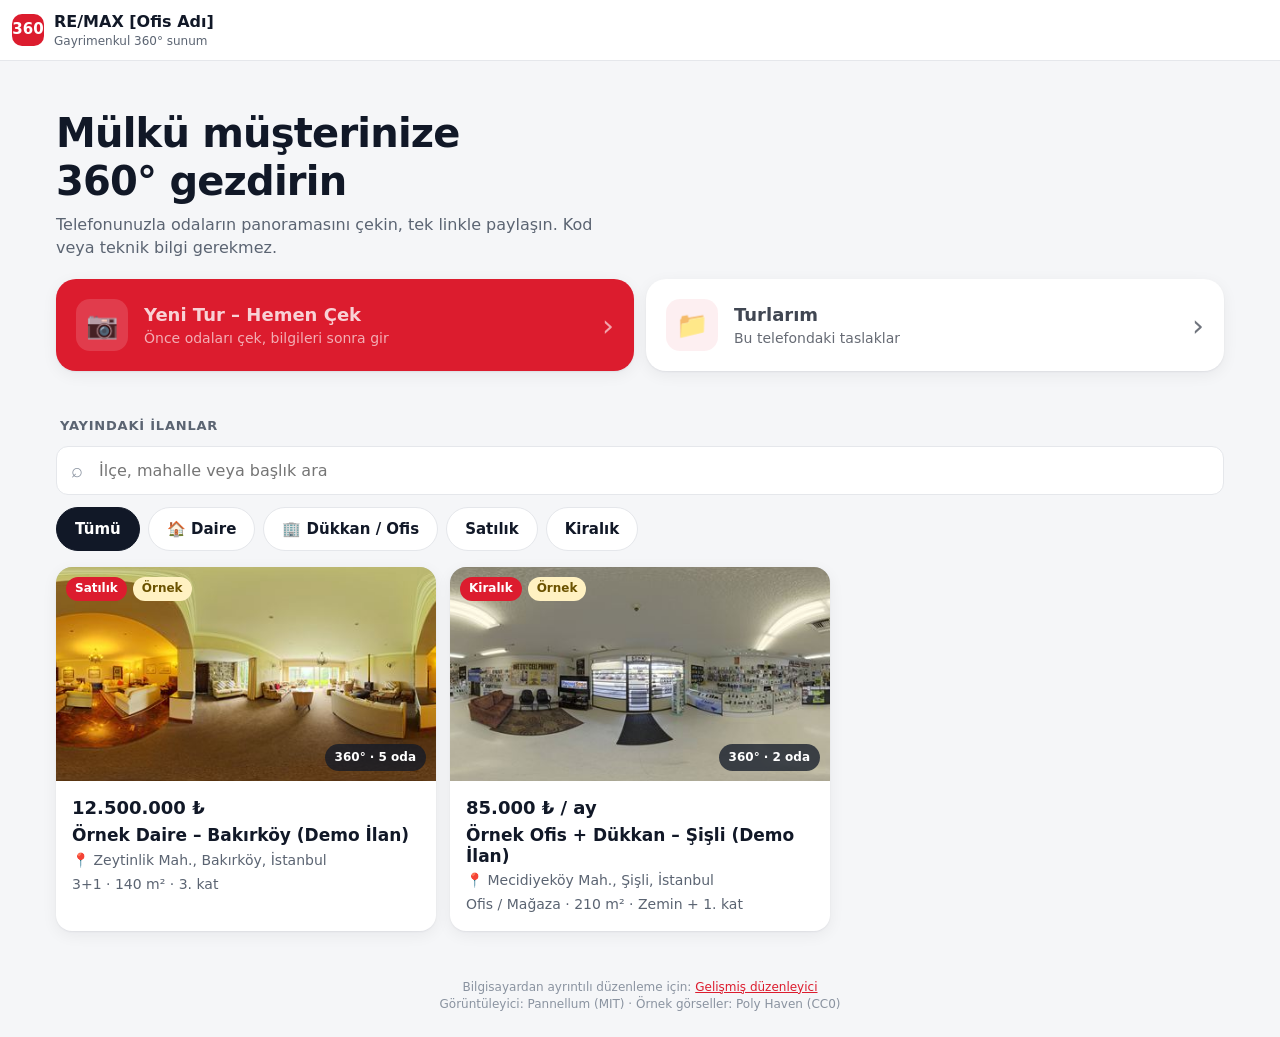
<file: index.html>
<!doctype html>
<html lang="tr">
<head>
<meta charset="utf-8">
<meta name="viewport" content="width=device-width,initial-scale=1,viewport-fit=cover">
<meta name="theme-color" content="#ffffff">
<title>360° Sanal Tur</title>
<meta name="description" content="Daire ve ticari gayrimenkulleri 360° sanal tur ile gezin">
<link rel="stylesheet" href="css/style.css">
<link rel="manifest" href="manifest.webmanifest">
<link rel="apple-touch-icon" href="img/ikon-180.png">
<meta name="apple-mobile-web-app-capable" content="yes">
<meta name="mobile-web-app-capable" content="yes">
<meta name="apple-mobile-web-app-title" content="Sanal Tur">
</head>
<body>
<header class="ustbar">
  <a class="logo" href="index.html"><span class="isaret">360</span><span><span id="ofisAdi">Sanal Tur</span><small>Gayrimenkul 360° sunum</small></span></a>
</header>

<section class="kahraman">
  <h2>Mülkü müşterinize<br>360° gezdirin</h2>
  <p>Telefonunuzla odaların panoramasını çekin, tek linkle paylaşın. Kod veya teknik bilgi gerekmez.</p>
  <div class="buyuk-secim">
    <a class="ana" href="cek.html#yeni" id="btnYeniTur"><span class="e">📷</span><span><b>Yeni Tur – Hemen Çek</b><span>Önce odaları çek, bilgileri sonra gir</span></span></a>
    <a href="cek.html" id="btnTurlarim"><span class="e">📁</span><span><b>Turlarım</b><span id="taslakSayi">Bu telefondaki taslaklar</span></span></a>
  </div>
</section>

<main class="sayfa genis" style="padding-bottom:24px">
  <div class="bolum-baslik">Yayındaki ilanlar</div>
  <div class="ara"><input id="ara" class="girdi" type="search" placeholder="İlçe, mahalle veya başlık ara" aria-label="Ara"></div>
  <div class="filtre-cubugu" id="filtreler">
    <button class="aktif" data-f="">Tümü</button>
    <button data-f="daire">🏠 Daire</button>
    <button data-f="ticari">🏢 Dükkan / Ofis</button>
    <button data-f="Satılık">Satılık</button>
    <button data-f="Kiralık">Kiralık</button>
  </div>
  <div id="izgara" class="izgara" style="margin-top:10px"><div class="bos">İlanlar yükleniyor…</div></div>
</main>
<div class="altbilgi">Bilgisayardan ayrıntılı düzenleme için: <a href="editor.html">Gelişmiş düzenleyici</a><br>Görüntüleyici: Pannellum (MIT) · Örnek görseller: Poly Haven (CC0)</div>

<script src="js/common.js"></script>
<script src="js/depo.js"></script>
<script>
(function(){
  'use strict';
  var tum = [], filtre = '';
  ST.dosyaKorumasi();
  ST.getJSON('ayarlar.json').then(function(a){ if (a.marka && a.marka.ofisAdi) document.getElementById('ofisAdi').textContent = a.marka.ofisAdi; }).catch(function(){});
  Depo.taslakListe().then(function(l){ l = l.filter(function(x){ return x.sahneler.length || ((x.ilan||{}).baslik||'').trim(); }); if (l.length) document.getElementById('taslakSayi').textContent = l.length + ' taslak bu telefonda kayıtlı'; }).catch(function(){});
  ST.getJSON('tours/index.json').then(function(ix){
    return Promise.all((ix.ilanlar || []).map(function(slug){
      return ST.getJSON('tours/' + slug + '/property.json').then(function(p){ p._slug = slug; return p; }).catch(function(){ return null; });
    }));
  }).then(function(list){ tum = list.filter(Boolean); ciz(); })
  .catch(function(e){ document.getElementById('izgara').innerHTML = '<div class="bos">İlanlar yüklenemedi.</div>'; });

  function ciz(){
    var q = document.getElementById('ara').value.toLocaleLowerCase('tr');
    var f = tum.filter(function(p){
      var metin = (p.baslik + ' ' + ST.konumYaz(p)).toLocaleLowerCase('tr');
      return (!q || metin.indexOf(q) > -1) && (!filtre || p.tip === filtre || p.durum === filtre);
    });
    var el = document.getElementById('izgara');
    if (!f.length) { el.innerHTML = '<div class="bos"><div class="ikon">🔍</div>' + (tum.length ? 'Bu aramaya uygun ilan yok.' : 'Henüz yayında ilan yok.<br>İlk turunuzu oluşturun!') + '</div>'; return; }
    el.innerHTML = f.map(function(p){
      var b = p.bilgiler || {}, ozet = [];
      if (p.tip !== 'ticari' && b.odaSayisi) ozet.push(b.odaSayisi);
      if (p.tip === 'ticari' && b.kullanimAlani) ozet.push(b.kullanimAlani);
      if (b.brutM2) ozet.push(b.brutM2 + ' m²');
      if (b.kat) ozet.push(b.kat + '. kat');
      var kapak = 'tours/' + encodeURIComponent(p._slug) + '/' + encodeURIComponent(p.kapak || (p.sahneler && p.sahneler[0] && p.sahneler[0].kucuk) || '');
      return '<a class="kart" href="tur.html?p=' + encodeURIComponent(p._slug) + '">' +
        '<div class="gorsel" style="background-image:url(\'' + kapak + '\')"><div class="rozetler">' +
          '<span class="rozet ana">' + ST.esc(p.durum || '') + '</span>' + (p.ornek ? '<span class="rozet ornek">Örnek</span>' : '') +
        '</div><span class="tur360">360° · ' + ((p.sahneler || []).length) + ' oda</span></div>' +
        '<div class="icerik"><div class="fiyat">' + ST.esc(ST.fiyatYaz(p)) + '</div><h3>' + ST.esc(p.baslik) + '</h3>' +
        '<div class="konum">📍 ' + ST.esc(ST.konumYaz(p)) + '</div>' +
        (ozet.length ? '<div class="ozet">' + ST.esc(ozet.join(' · ')) + '</div>' : '') + '</div></a>';
    }).join('');
  }
  document.getElementById('ara').addEventListener('input', ciz);
  document.getElementById('filtreler').addEventListener('click', function(e){
    var b = e.target.closest('button'); if (!b) return;
    filtre = b.dataset.f;
    Array.prototype.forEach.call(this.children, function(x){ x.classList.toggle('aktif', x === b); });
    ciz();
  });
})();
</script>
</body>
</html>
</file>
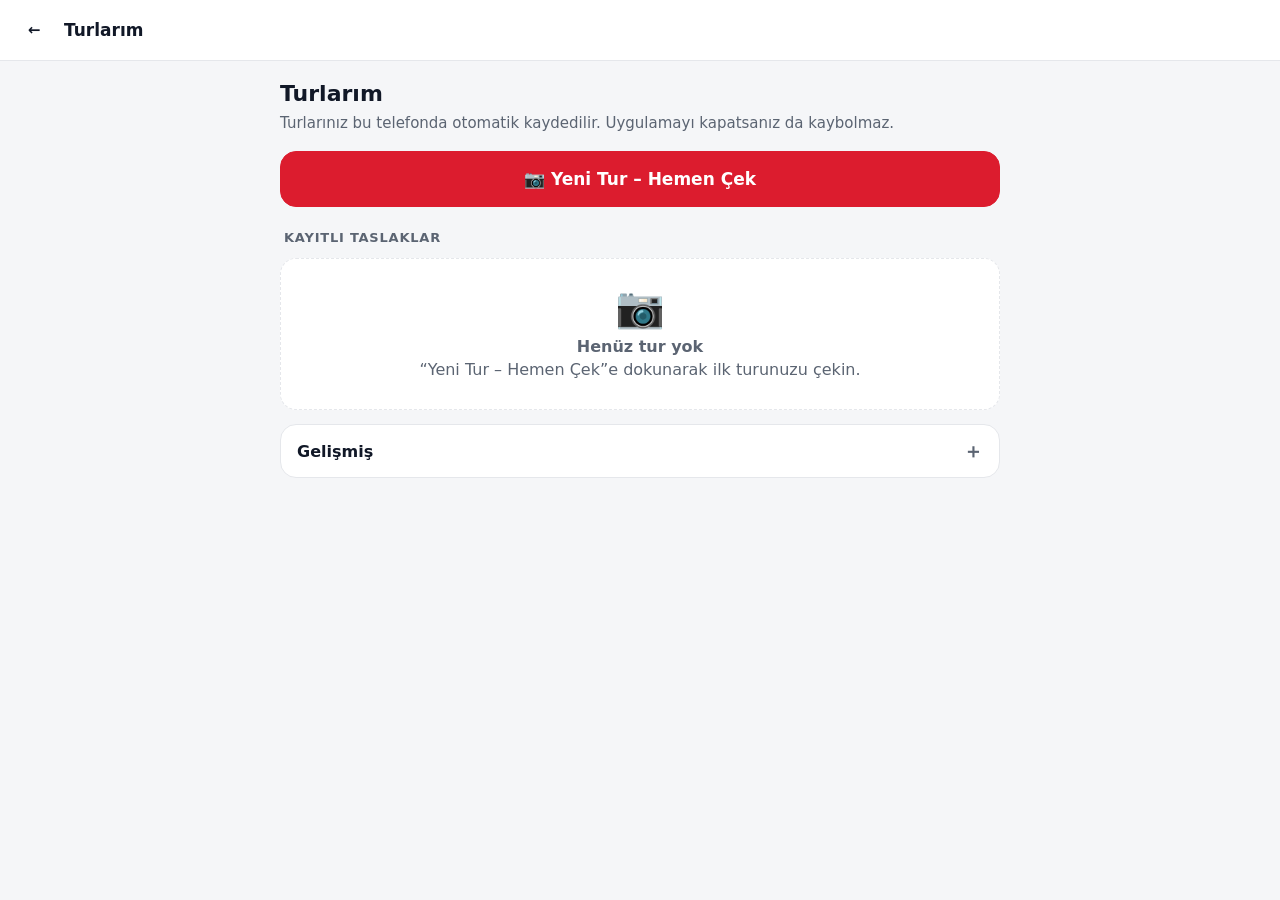
<file: cek.html>
<!doctype html>
<html lang="tr">
<head>
<meta charset="utf-8">
<meta name="viewport" content="width=device-width,initial-scale=1,viewport-fit=cover">
<meta name="theme-color" content="#ffffff">
<title>Çek ve Kaydet – 360° Sanal Tur</title>
<link rel="stylesheet" href="vendor/pannellum/pannellum.css">
<link rel="stylesheet" href="css/style.css">
<link rel="manifest" href="manifest.webmanifest">
<link rel="apple-touch-icon" href="img/ikon-180.png">
<meta name="apple-mobile-web-app-capable" content="yes">
<meta name="mobile-web-app-capable" content="yes">
<meta name="apple-mobile-web-app-title" content="Sanal Tur">
</head>
<body class="sihirbaz-genis">
<header class="ustbar">
  <a class="btn btn-ikon btn-sade" id="btnUstGeri" href="index.html" aria-label="Geri">←</a>
  <h1 id="ustBaslik">Turlarım</h1>
  <span class="bosluk"></span>
  <span class="kucuk" id="kayitDurum" aria-live="polite"></span>
</header>
<nav class="adimlar" id="adimlar" hidden>
  <button class="a" data-adim="1"><span>1 · Çek</span></button>
  <button class="a" data-adim="2"><span>2 · Önizle</span></button>
  <button class="a" data-adim="3"><span>3 · Bilgiler</span></button>
  <button class="a" data-adim="4"><span>4 · Gönder</span></button>
</nav>

<main class="sayfa">
  <!-- TURLARIM -->
  <section class="adim" id="ekran0">
    <h2 class="baslik-k">Turlarım</h2>
    <p class="yardim">Turlarınız bu telefonda otomatik kaydedilir. Uygulamayı kapatsanız da kaybolmaz.</p>
    <button class="btn btn-ana btn-buyuk btn-blok" id="btnYeni">📷 Yeni Tur – Hemen Çek</button>
    <div class="bolum-baslik">Kayıtlı taslaklar</div>
    <div id="taslakListe"></div>
    <details class="gelismis"><summary>Gelişmiş</summary><div class="ic">
      <label class="alan">Yayındaki bir ilanı düzenlemek için telefona al<select id="yayindanAl"><option value="">İlan seçin…</option></select></label>
      <p class="kucuk">Telefona alınan ilan yeni bir taslak olarak açılır; değişiklikten sonra yeniden gönderin.</p>
    </div></details>
  </section>

  <!-- ADIM 1 -->
  <section class="adim" id="ekran1">
    <h2 class="baslik-k">İlan bilgileri</h2>
    <p class="yardim">Hepsi isteğe bağlı. İsterseniz atlayın; daha sonra <b>Turlarım</b>'dan istediğiniz zaman ekleyebilirsiniz.</p>
    <div class="secim-kartlari" id="tipSec">
      <button type="button" data-tip="daire"><span class="e">🏠</span>Daire / Konut<small>Ev, villa, rezidans</small></button>
      <button type="button" data-tip="ticari"><span class="e">🏢</span>Dükkan / Ofis<small>Ticari mülk</small></button>
    </div>
    <label class="alan">İlan başlığı<input id="fBaslik" placeholder="Örn. Florya'da deniz manzaralı 3+1" autocomplete="off"></label>
    <div class="parcali" id="durumSec"><button type="button" data-d="Satılık">Satılık</button><button type="button" data-d="Kiralık">Kiralık</button></div>
    <label class="alan">Fiyat (₺)<input id="fFiyat" inputmode="numeric" placeholder="Örn. 12.500.000" autocomplete="off"><small id="fiyatOn"></small></label>
    <div class="izgara2">
      <label class="alan">İlçe<input id="fIlce" list="ilceler" placeholder="Bakırköy"></label>
      <label class="alan">Mahalle<input id="fMahalle" placeholder="Yeşilköy"></label>
    </div>
    <details class="gelismis" id="dahaFazla"><summary>Daha fazla bilgi (isteğe bağlı)</summary><div class="ic">
      <div class="izgara2" id="ekAlanlar"></div>
      <div class="alan">Öne çıkan özellikler <small>Dokunarak seçin</small></div>
      <div class="cipler" id="ozCipler"></div>
      <label class="alan" style="margin-top:14px">Açıklama<textarea id="fAciklama" placeholder="Müşteriye göstermek istediğiniz kısa tanıtım"></textarea></label>
      <label class="alan">Haritada gösterilecek adres<input id="fHarita" placeholder="Örn. Yeşilköy, Bakırköy, İstanbul"><small>Gizlilik için kapı numarası yazmayın.</small></label>
      <div class="izgara2">
        <label class="alan">Para birimi<select id="fPara"><option>TL</option><option>USD</option><option>EUR</option></select></label>
        <label class="alan">Fiyat notu<input id="fFiyatEk" placeholder="Örn. / ay"></label>
      </div>
    </div></details>
  </section>

  <!-- ADIM 2 -->
  <section class="adim" id="ekran2">
    <h2 class="baslik-k">Odaları çekin</h2>
    <p class="yardim">Odaları art arda çekin; her oda arka planda birleştirilir. Sırası, turdaki gezinti sırası olur.</p>
    <div id="odaListe"></div>
    <div class="cekim-kutusu">
      <h3 id="siradakiBaslik">İlk oda</h3>
      <p class="kucuk" style="margin:0 0 12px">Oda adını çekim ekranında seçebilirsiniz; sonra da değiştirebilirsiniz.</p>
      <button type="button" class="btn btn-ana btn-buyuk btn-blok" id="btnPanoramaCek">📷 Panorama Çek</button>
      <p class="kucuk" style="margin:6px 0 0;text-align:center">Uygulama sizi adım adım yönlendirir, kareleri kendisi birleştirir.</p>
      <label class="btn btn-buyuk btn-blok" for="dosyaGaleri" style="margin-top:10px">🖼 Galeriden Seç</label>
      <input type="file" id="dosyaGaleri" accept="image/*" multiple hidden>
      <details class="gelismis"><summary>Gelişmiş</summary><div class="ic">
        <label class="alan">Fotoğraf türü<select id="zorlaTur"><option value="">Otomatik algıla</option><option value="genis">Telefon panoraması (geniş açı)</option><option value="kure">360° kamera (tam küre)</option></select></label>
        <label class="alan">Telefon panoraması dikey açısı: <b id="dikeyDeger">65°</b><input type="range" id="dikeyAci" min="45" max="100" value="65"><small>Görüntü basık görünüyorsa artırın, uzamış görünüyorsa azaltın.</small></label>
      </div></details>
    </div>
    <details class="yardim-kutu pano-kart" style="margin-top:14px" id="iphonePano"><summary>📲 Alternatif: iPhone'un kendi PANO modu</summary>
      <div class="uc-adim">
        <div><b>1</b><span class="ik">📷</span><p><b>Kamera</b> uygulamasını açın</p></div>
        <div><b>2</b><span class="ik">↔️</span><p>Alttaki modlardan <b>PANO</b>'yu seçin</p></div>
        <div><b>3</b><span class="ik">➡️</span><p>Deklanşöre basın, <b>ok çizgide kalacak</b> şekilde yavaşça dönün</p></div>
      </div>
      <p class="kucuk" style="margin:10px 0 12px">Sonra buraya dönüp <b>🖼 Galeriden Seç</b>'e dokunun ve panoramayı seçin. (PANO en fazla ~240° çeker; tam tur için yukarıdaki <b>Panorama Çek</b> daha iyidir.)</p>
    </details>
    <details class="yardim-kutu" style="margin-top:14px" id="nasilCekilir"><summary>📱 İyi bir panorama için ipuçları</summary>
      <ol>
        <li>Odanın <b>ortasında</b> durun. Ayaklarınızı değil, <b>sadece gövdenizi</b> çevirin; telefon hep aynı noktada kalsın.</li>
        <li>Telefonu <b>dik</b> ve göğüs hizasında tutun. Ortadaki çizgi <b>yeşil</b> olsun.</li>
        <li><b>Yavaşça sağa</b> dönün. Telefon her ~30°'de kendisi çeker (yaklaşık 12 kare). Soldaki silik şerit, canlı görüntüyle çakışmalı.</li>
        <li>Tam tur zorunlu değil: istediğiniz an <b>Bitir</b>'e basın.</li>
        <li>Işıkları ve perdeleri açın, kadrajda insan olmasın. Düz beyaz duvara bakan karelerde birleştirme zorlaşır; kadrajda biraz mobilya/pencere olsun.</li>
      </ol>
      <p class="kucuk" style="margin:0 0 12px">💡 Telefonunuzun kendi Panorama modunda çektiğiniz veya 360° kamera fotoğrafını <b>Galeriden Seç</b> ile de ekleyebilirsiniz.</p>
    </details>
  </section>

  <!-- ADIM 3 -->
  <section class="adim" id="ekran3">
    <h2 class="baslik-k">Önizleyin</h2>
    <p class="yardim">Kırmızı oklar odalar arasında otomatik geçiş sağlar. İsterseniz okları taşıyın veya bilgi noktası ekleyin.</p>
    <div class="onizleme-duzen">
      <div>
        <div class="onizleme-alan" id="onizAlan"><div id="onizPano"></div><div class="yerlestir-uyari" id="yerlestirUyari">Yerini seçmek için dokunun</div></div>
        <div class="mini-serit" id="miniSerit"></div>
      </div>
      <div>
        <div class="kart-k">
          <b id="onizOdaAd">Oda</b>
          <div class="arac-izgara">
            <button id="tBilgi">ⓘ Bilgi noktası ekle</button>
            <button id="tBaslangic">◎ Bu açıdan başlasın</button>
            <button id="tIleri">➜ Sonraki oda okunu taşı</button>
            <button id="tGeri">← Önceki oda okunu taşı</button>
          </div>
          <div id="bilgiListe"></div>
        </div>
        <a class="btn btn-buyuk btn-blok" id="musteriGibi" style="margin-top:14px">👁 Müşteri gibi tam ekran gör</a>
      </div>
    </div>
  </section>

  <!-- ADIM 4 -->
  <section class="adim" id="ekran4">
    <h2 class="baslik-k">Gönder ve yayınla</h2>
    <p class="yardim">Turunuz hazır! Önce bu telefonda gösterebilir, sonra yayınlamak için gönderebilirsiniz.</p>
    <div class="kart-k ozet-kart"><div class="resim" id="ozetResim"></div><div><b id="ozetBaslik"></b><div class="kucuk" id="ozetAlt"></div></div></div>
    <div class="bolum-baslik">Müşteriye hemen göster</div>
    <a class="btn btn-buyuk btn-blok btn-koyu" id="btnGoster">📱 Bu telefonda tam ekran aç</a>
    <div class="bolum-baslik">Yayınlamak için gönder</div>
    <button class="btn btn-ana btn-buyuk btn-blok" id="btnPaylasZip">📤 Tur dosyasını paylaş</button>
    <button class="btn btn-buyuk btn-blok" id="btnIndirZip" style="margin-top:10px">⬇ Tur dosyasını indir</button>
    <p class="kucuk" style="margin-top:10px">Dosyayı WhatsApp'ta kendinize veya site yöneticinize, ya da Dosyalar/Drive'a gönderebilirsiniz.</p>
    <details class="yardim-kutu"><summary>🌐 Nasıl yayınlanır?</summary>
      <ol>
        <li>Tur dosyasını (ZIP) bilgisayara alın.</li>
        <li>ZIP'i açın; içindeki <b>tours</b> klasörünü sitenin klasörüne kopyalayın.</li>
        <li>Siteyi güncelleyin (GitHub'a yükleyin). Birkaç dakika içinde ilan portföyde görünür.</li>
      </ol>
      <p class="kucuk" style="margin:0 0 12px">Tur linki: <code id="turLink"></code></p>
    </details>
    <details class="gelismis"><summary>Gelişmiş</summary><div class="ic">
      <label class="alan">Link adı<input id="fSlug" autocomplete="off"><small>Turun internet adresinde görünür. Türkçe karakter ve boşluk kullanılmaz.</small></label>
      <label class="alan">Bu ilana özel danışman adı<input id="fDanAd" placeholder="Boşsa genel ayar kullanılır"></label>
      <label class="alan">Danışman telefonu<input id="fDanTel" inputmode="tel" placeholder="+90 5XX XXX XX XX"></label>
      <label class="alan">WhatsApp numarası<input id="fDanWa" inputmode="tel" placeholder="905XXXXXXXXX"></label>
      <button class="btn btn-blok" id="btnTaslakSil" style="color:var(--ana)">🗑 Bu taslağı sil</button>
    </div></details>
  </section>
</main>

<div class="alt-cubuk" id="altCubuk" hidden><div class="ic">
  <button class="geri" id="btnGeri">←</button>
  <button class="btn-sade" id="btnAtla" hidden>Atla</button>
  <button class="btn-ana" id="btnIleri">Devam</button>
</div></div>

<div class="modal" id="modal"><div class="kutu form-modal"><button class="kapat btn-ikon btn-sade" id="modalKapat" aria-label="Kapat">✕</button><div id="modalIcerik"></div></div></div>
<div class="toast" id="toast"></div>
<div class="yukleniyor" id="yukleniyor"><div><div class="donen"></div><span id="yukleniyorMetin">Hazırlanıyor…</span></div></div>
<datalist id="ilceler"><option>Arnavutköy</option><option>Avcılar</option><option>Bağcılar</option><option>Bahçelievler</option><option>Bakırköy</option><option>Başakşehir</option><option>Bayrampaşa</option><option>Beşiktaş</option><option>Beylikdüzü</option><option>Beyoğlu</option><option>Büyükçekmece</option><option>Çatalca</option><option>Esenler</option><option>Esenyurt</option><option>Eyüpsultan</option><option>Fatih</option><option>Gaziosmanpaşa</option><option>Güngören</option><option>Kağıthane</option><option>Küçükçekmece</option><option>Sarıyer</option><option>Silivri</option><option>Sultangazi</option><option>Şişli</option><option>Zeytinburnu</option></datalist>

<script src="vendor/pannellum/pannellum.js"></script>
<script src="vendor/jszip/jszip.min.js"></script>
<script src="js/common.js"></script>
<script src="js/depo.js"></script>
<script src="js/panorama.js"></script>
<script src="js/dikis.js"></script>
<script src="js/cekim.js"></script>
<script src="js/cek.js"></script>
</body>
</html>
</file>
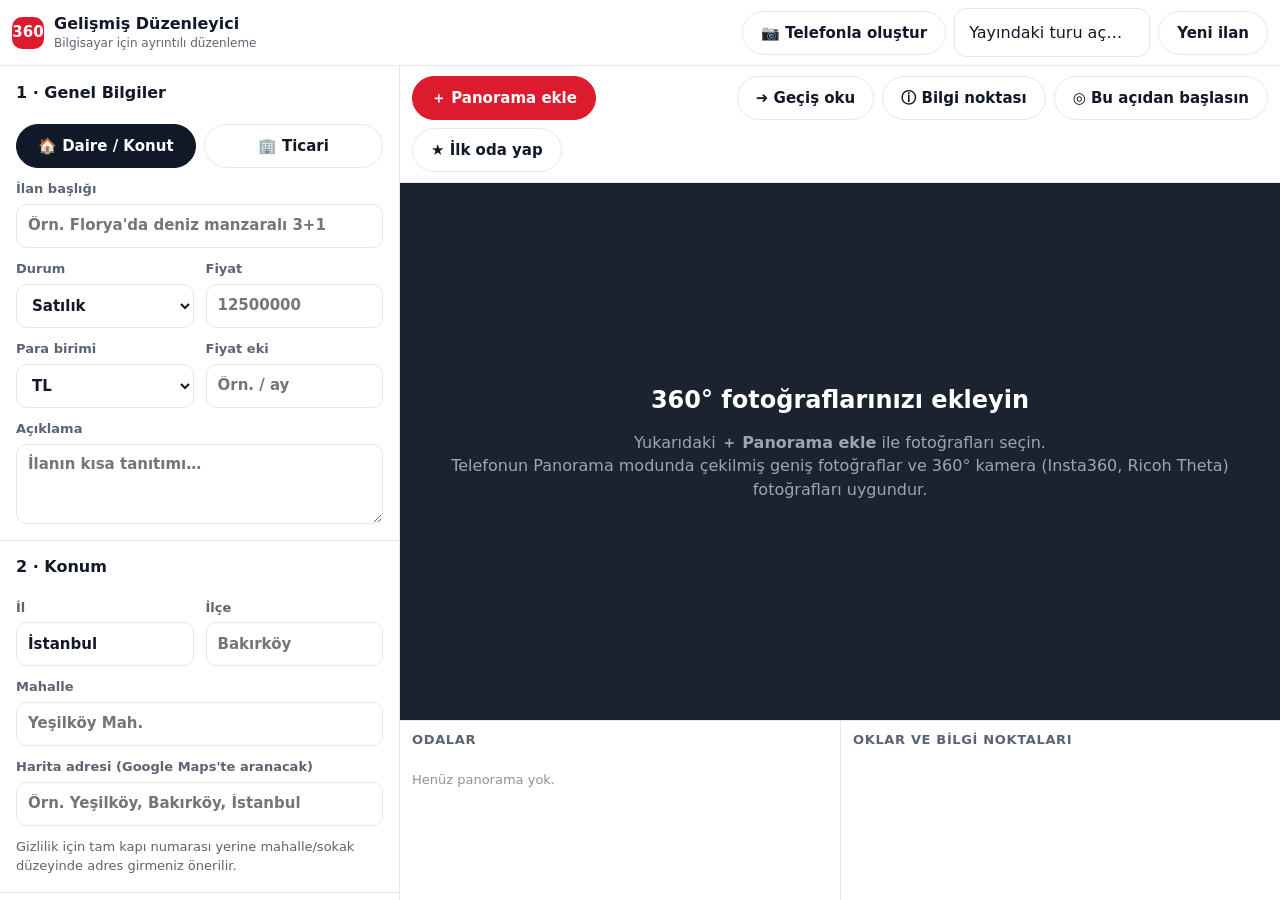
<file: editor.html>
<!doctype html>
<html lang="tr">
<head>
<meta charset="utf-8">
<meta name="viewport" content="width=device-width,initial-scale=1,viewport-fit=cover">
<title>Gelişmiş Düzenleyici – 360° Sanal Tur</title>
<link rel="stylesheet" href="vendor/pannellum/pannellum.css">
<link rel="stylesheet" href="css/style.css">
<link rel="manifest" href="manifest.webmanifest">
<link rel="apple-touch-icon" href="img/ikon-180.png">
<meta name="apple-mobile-web-app-capable" content="yes">
<meta name="mobile-web-app-capable" content="yes">
<meta name="apple-mobile-web-app-title" content="Sanal Tur">
</head>
<body class="editor">
<header class="ustbar">
  <a class="logo" href="index.html"><span class="isaret">360</span><span>Gelişmiş Düzenleyici<small>Bilgisayar için ayrıntılı düzenleme</small></span></a>
  <span class="bosluk"></span>
  <a class="btn" href="cek.html">📷 Telefonla oluştur</a>
  <select id="mevcutSec" aria-label="Mevcut tur" class="girdi" style="width:auto;min-height:44px"><option value="">Yayındaki turu aç…</option></select>
  <button id="btnYeni">Yeni ilan</button>
</header>
<div class="ed-mobil-uyari">Telefondan kullanıyorsanız <a href="cek.html"><b>adım adım Çek ve Kaydet</b></a> sayfası çok daha kolaydır.</div>
<div class="ed-ana">
  <form class="ed-form" id="form" onsubmit="return false">
    <details open><summary>1 · Genel Bilgiler</summary><div class="govde">
      <div class="tip-secici"><button type="button" data-tip="daire" class="aktif">🏠 Daire / Konut</button><button type="button" data-tip="ticari">🏢 Ticari</button></div>
      <label class="tam">İlan başlığı<input name="baslik" placeholder="Örn. Florya'da deniz manzaralı 3+1"></label>
      <label>Durum<select name="durum"><option>Satılık</option><option>Kiralık</option><option>Devren Kiralık</option><option>Devren Satılık</option></select></label>
      <label>Fiyat<input name="fiyat" type="number" min="0" step="1000" placeholder="12500000"></label>
      <label>Para birimi<select name="paraBirimi"><option>TL</option><option>USD</option><option>EUR</option><option>GBP</option></select></label>
      <label>Fiyat eki<input name="fiyatEk" placeholder="Örn. / ay"></label>
      <label class="tam">Açıklama<textarea name="aciklama" placeholder="İlanın kısa tanıtımı…"></textarea></label>
    </div></details>
    <details open><summary>2 · Konum</summary><div class="govde">
      <label>İl<input name="konum.il" value="İstanbul"></label>
      <label>İlçe<input name="konum.ilce" list="ilceler" placeholder="Bakırköy"></label>
      <label class="tam">Mahalle<input name="konum.mahalle" placeholder="Yeşilköy Mah."></label>
      <label class="tam">Harita adresi (Google Maps'te aranacak)<input name="konum.harita" placeholder="Örn. Yeşilköy, Bakırköy, İstanbul"></label>
      <p class="ipucu">Gizlilik için tam kapı numarası yerine mahalle/sokak düzeyinde adres girmeniz önerilir.</p>
    </div></details>
    <details open><summary id="ozBaslik">3 · Daire Özellikleri</summary><div class="govde" id="alanlar"></div></details>
    <details open><summary>4 · Öne Çıkan Özellikler</summary><div class="govde">
      <label class="tam">Her satıra bir özellik<textarea name="ozellikler" rows="5" placeholder="Ankastre mutfak&#10;Yerden ısıtma"></textarea></label>
      <p class="ipucu">Hızlı ekle:</p><div class="oz-cipler" id="ozCipler"></div>
    </div></details>
    <details><summary>5 · Kat Planı ve Kapak</summary><div class="govde">
      <label class="tam">Kat planı görseli (opsiyonel)<input type="file" id="katPlaniDosya" accept="image/*"></label>
      <div class="tam" id="katPlaniOnizleme" style="grid-column:1/-1"></div>
      <label class="tam">Kapak görseli (portföy kartı)<select id="kapakSec"></select></label>
    </div></details>
    <details><summary>6 · Danışman (bu ilana özel, opsiyonel)</summary><div class="govde">
      <p class="ipucu">Boş bırakırsanız sitedeki <code>ayarlar.json</code> içindeki danışman bilgileri kullanılır.</p>
      <label class="tam">Ad Soyad<input name="danisman.ad"></label>
      <label>Telefon<input name="danisman.telefon" placeholder="+90 5XX XXX XX XX"></label>
      <label>WhatsApp (905XXXXXXXXX)<input name="danisman.whatsapp"></label>
    </div></details>
    <details open><summary>7 · Kaydet ve Gönder</summary><div class="govde">
      <label class="tam">Link adı (turun internet adresinde görünür)<input name="slug" id="slug" placeholder="florya-3-1-deniz-manzarali"></label>
      <p class="ipucu">İndirilen tur dosyasını (ZIP) açıp içindeki <b>tours</b> klasörünü sitenin klasörüne kopyalayın, sonra siteyi güncelleyin. Tur adresi: <code id="turAdres">tur.html?p=…</code></p>
      <button type="button" class="btn-ana" id="btnZip">⬇ Tur dosyasını indir (ZIP)</button>
      <button type="button" id="btnJson">⬇ Sadece ilan bilgi dosyasını indir</button>
    </div></details>
  </form>
  <div class="ed-sag">
    <div class="ed-arac">
      <label class="btn btn-ana" for="panoDosya">＋ Panorama ekle</label>
      <input type="file" id="panoDosya" accept="image/jpeg,image/png,image/webp" multiple hidden>
      
      <span class="bosluk"></span>
      <button id="btnGecis" title="Panoramaya tıklayarak başka odaya geçiş oku ekleyin">➜ Geçiş oku</button>
      <button id="btnBilgi" title="Panoramaya tıklayarak bilgi notu ekleyin">ⓘ Bilgi noktası</button>
      <button id="btnBakis" title="Oda açıldığında bu yöne baksın">◎ Bu açıdan başlasın</button>
      <button id="btnIlk" title="Tur bu odadan başlasın">★ İlk oda yap</button>
    </div>
    <div class="ed-onizleme" id="onizleme">
      <div id="edPanorama"></div>
      <div class="ed-bos" id="edBos"><div><h2 style="margin:0 0 8px;color:#fff">360° fotoğraflarınızı ekleyin</h2>
        <p>Yukarıdaki <b>＋ Panorama ekle</b> ile fotoğrafları seçin.<br>Telefonun Panorama modunda çekilmiş geniş fotoğraflar ve 360° kamera (Insta360, Ricoh Theta) fotoğrafları uygundur.</p></div></div>
      <div class="ed-mod" id="edMod">Panoramada noktanın yerine tıklayın · Esc ile iptal</div>
    </div>
    <div class="ed-alt">
      <div><h4>Odalar</h4><div class="sahne-liste" id="sahneListe"><p class="ipucu" style="color:var(--soluk);font-size:13px">Henüz panorama yok.</p></div></div>
      <div><h4 id="noktaBaslik">Oklar ve bilgi noktaları</h4><div class="nokta-liste" id="noktaListe"></div></div>
    </div>
  </div>
</div>
<datalist id="ilceler">
  <option>Arnavutköy</option><option>Avcılar</option><option>Bağcılar</option><option>Bahçelievler</option><option>Bakırköy</option><option>Başakşehir</option><option>Bayrampaşa</option><option>Beşiktaş</option><option>Beylikdüzü</option><option>Beyoğlu</option><option>Büyükçekmece</option><option>Çatalca</option><option>Esenler</option><option>Esenyurt</option><option>Eyüpsultan</option><option>Fatih</option><option>Gaziosmanpaşa</option><option>Güngören</option><option>Kağıthane</option><option>Küçükçekmece</option><option>Sarıyer</option><option>Silivri</option><option>Sultangazi</option><option>Şişli</option><option>Zeytinburnu</option>
</datalist>
<div class="modal" id="modal"><div class="kutu form-modal"><button class="kapat btn-ikon btn-sade" id="modalKapat" type="button">✕</button><div id="modalIcerik"></div></div></div>
<div class="toast" id="toast"></div>
<div class="yukleniyor" id="yukleniyor"><div><div class="donen"></div><span id="yukleniyorMetin">İşleniyor…</span></div></div>
<script src="vendor/pannellum/pannellum.js"></script>
<script src="vendor/jszip/jszip.min.js"></script>
<script src="js/common.js"></script>
<script src="js/panorama.js"></script>
<script src="js/editor.js"></script>
</body>
</html>
</file>
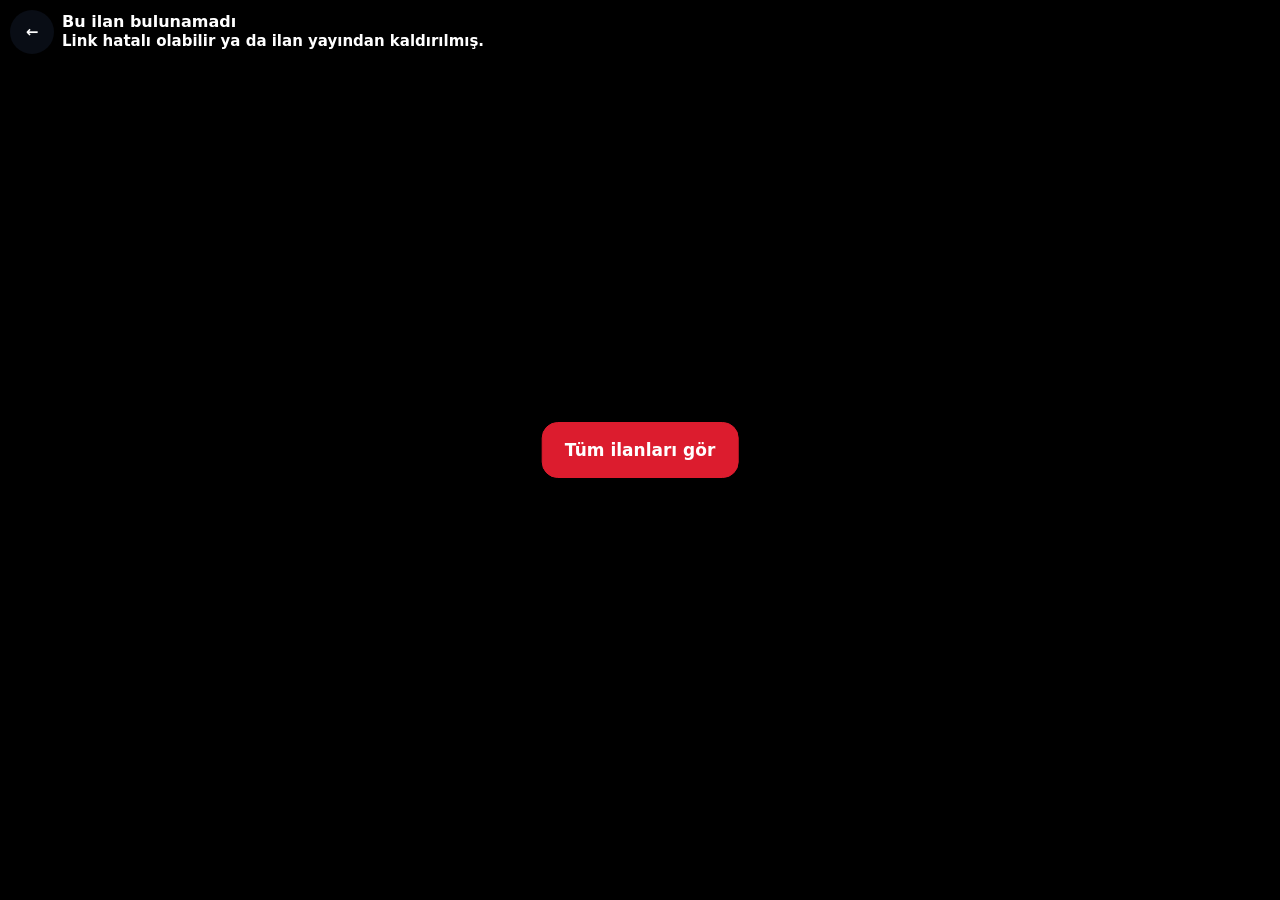
<file: tur.html>
<!doctype html>
<html lang="tr">
<head>
<meta charset="utf-8">
<meta name="viewport" content="width=device-width,initial-scale=1,viewport-fit=cover">
<meta name="theme-color" content="#000000">
<title>360° Sanal Tur</title>
<link rel="stylesheet" href="vendor/pannellum/pannellum.css">
<link rel="stylesheet" href="css/style.css">
<link rel="manifest" href="manifest.webmanifest">
<link rel="apple-touch-icon" href="img/ikon-180.png">
<meta name="apple-mobile-web-app-capable" content="yes">
<meta name="mobile-web-app-capable" content="yes">
<meta name="apple-mobile-web-app-title" content="Sanal Tur">
</head>
<body class="tur">
<div class="tur-ana">
  <div class="sahne-alani">
    <div id="panorama"></div>
    <div class="ipucu-katman" id="ipucu"><div><span class="el">👆</span>Parmağınla sürükleyerek etrafa bak</div></div>
    <div class="tur-ust">
      <a class="btn btn-ikon cam" id="btnGeri" href="index.html" aria-label="Geri">←</a>
      <div class="bilgi"><h1 id="baslik">Yükleniyor…</h1><div class="fiyat" id="ustFiyat"></div></div>
      <button class="btn-ikon cam" id="btnPaylas" aria-label="Paylaş" title="Paylaş">⤴</button>
      <button class="btn-ikon cam" id="btnMenu" aria-label="Diğer seçenekler" title="Diğer">⋯</button>
    </div>
    <div class="menu" id="menu" role="menu">
      <button id="mOtoTur">▶ Otomatik gezinti (sunum)</button>
      <button id="mDon">⟳ Otomatik dönmeyi aç/kapat</button>
      <button id="mQR">▦ QR kod</button>
      <button id="mTam">⛶ Tam ekran</button>
      <button id="mTum">☰ Tüm ilanlar</button>
    </div>
    <div class="tur-alt">
      <div class="satir"><div class="sahne-adi" id="sahneAdi"></div><button class="cam" id="btnPanel">ⓘ İlan bilgileri</button></div>
      <nav class="sahne-seridi" id="serit" aria-label="Odalar"></nav>
    </div>
  </div>
  <aside class="panel kapali" id="panel" aria-label="İlan bilgileri"></aside>
</div>
<div class="modal" id="modal"><div class="kutu"><button class="kapat btn-ikon btn-sade" id="modalKapat" aria-label="Kapat">✕</button><div id="modalIcerik"></div></div></div>
<div class="toast" id="toast"></div>
<script src="vendor/pannellum/pannellum.js"></script>
<script src="vendor/qrcode/qrcode.js"></script>
<script src="js/common.js"></script>
<script src="js/depo.js"></script>
<script src="js/panorama.js"></script>
<script src="js/tur.js"></script>
</body>
</html>
</file>
<file: css/style.css>
/* ===== Sanal Tur – tasarım sistemi (mobil öncelikli) ===== */
:root{
  --ana:#DC1C2E;--ana-koyu:#B3141F;--ana-acik:#FDECEE;
  --metin:#111827;--ikincil:#5B6472;--soluk:#8A93A0;
  --zemin:#F5F6F8;--kart:#FFFFFF;--cizgi:#E5E7EB;--koyu:#111827;
  --wa:#1FAF54;--r:16px;--r-k:12px;--golge:0 1px 2px rgba(17,24,39,.06),0 4px 16px rgba(17,24,39,.06);
  --ust:env(safe-area-inset-top,0px);--alt:env(safe-area-inset-bottom,0px);
}
*{box-sizing:border-box;-webkit-tap-highlight-color:transparent}
html{-webkit-text-size-adjust:100%}
html,body{margin:0;padding:0}
body{font-family:system-ui,-apple-system,"Segoe UI",Roboto,"Helvetica Neue",Arial,sans-serif;font-size:16px;line-height:1.45;color:var(--metin);background:var(--zemin);-webkit-font-smoothing:antialiased;overflow-x:hidden}
a{color:var(--ana)}
h1,h2,h3{line-height:1.2}
img{max-width:100%}
[hidden]{display:none!important}
code{background:#eef0f3;padding:1px 5px;border-radius:5px;font-size:.9em}

/* Butonlar */
.btn,button{font:inherit;font-weight:600;cursor:pointer;border:1.5px solid var(--cizgi);background:var(--kart);color:var(--metin);min-height:44px;padding:10px 18px;border-radius:999px;display:inline-flex;align-items:center;justify-content:center;gap:8px;text-decoration:none;font-size:15px;line-height:1.2;transition:background .15s,border-color .15s,transform .05s;user-select:none}
.btn:active,button:active{transform:scale(.98)}
.btn:hover,button:hover{border-color:#cdd2d9}
.btn-ana{background:var(--ana);border-color:var(--ana);color:#fff}
.btn-ana:hover{background:var(--ana-koyu);border-color:var(--ana-koyu)}
.btn-koyu{background:var(--koyu);border-color:var(--koyu);color:#fff}
.btn-sade{background:transparent;border-color:transparent}
.btn-sade:hover{background:rgba(17,24,39,.05);border-color:transparent}
.btn-wa{background:var(--wa);border-color:var(--wa);color:#fff}
.btn-buyuk{min-height:56px;font-size:17px;padding:14px 22px;border-radius:var(--r)}
.btn-blok{display:flex;width:100%}
.btn-ikon{width:44px;padding:0;flex:none}
.btn[aria-disabled=true],button:disabled{opacity:.4;pointer-events:none}
.aktif{background:var(--koyu)!important;color:#fff!important;border-color:var(--koyu)!important}

/* Üst bar */
.ustbar{position:sticky;top:0;z-index:20;display:flex;align-items:center;gap:8px;padding:calc(8px + var(--ust)) 12px 8px;background:rgba(255,255,255,.92);backdrop-filter:saturate(1.4) blur(10px);-webkit-backdrop-filter:saturate(1.4) blur(10px);border-bottom:1px solid var(--cizgi);min-height:60px}
.ustbar .bosluk{flex:1}
.ustbar .kucuk{white-space:nowrap}
.ustbar h1{font-size:17px;margin:0;white-space:nowrap;overflow:hidden;text-overflow:ellipsis}
.logo{display:flex;align-items:center;gap:10px;font-weight:800;text-decoration:none;color:var(--metin);min-height:44px}
.logo .isaret{width:32px;height:32px;border-radius:10px;background:var(--ana);color:#fff;display:grid;place-items:center;font-size:15px;font-weight:900;flex:none}
.logo small{display:block;font-weight:500;color:var(--ikincil);font-size:12px}
.st-uyari{background:#FFF7E0;border-bottom:1px solid #F3DE9C;padding:12px 16px;font-size:14px}

/* Genel yerleşim */
.sayfa{max-width:720px;margin:0 auto;padding:16px 16px calc(120px + var(--alt))}
.genis{max-width:1200px}
.kart-k{background:var(--kart);border-radius:var(--r);box-shadow:var(--golge);padding:18px}
.kart-k+.kart-k{margin-top:14px}
.baslik-k{font-size:22px;margin:4px 0 6px}
.yardim{color:var(--ikincil);font-size:15px;margin:0 0 16px}
.kucuk{font-size:13px;color:var(--ikincil)}
.bolum-baslik{font-size:13px;font-weight:700;letter-spacing:.06em;text-transform:uppercase;color:var(--ikincil);margin:22px 4px 10px}
.bos{padding:28px 18px;text-align:center;color:var(--ikincil);background:var(--kart);border-radius:var(--r);border:1.5px dashed var(--cizgi)}
.bos .ikon{font-size:40px;line-height:1;margin-bottom:8px}
.rozet{display:inline-flex;align-items:center;font-size:12px;font-weight:700;padding:3px 9px;border-radius:999px;background:#EEF0F3;color:var(--metin)}
.rozet.ana{background:var(--ana);color:#fff}
.rozet.ornek{background:#FFF1C2;color:#6B5200}

/* Form */
.alan{display:flex;flex-direction:column;gap:6px;margin-bottom:14px;font-size:14px;font-weight:600;color:var(--metin)}
.alan small{font-weight:400;color:var(--ikincil)}
.alan input,.alan select,.alan textarea,.girdi{font:inherit;font-size:16px;font-weight:400;color:var(--metin);min-height:48px;padding:12px 14px;border:1.5px solid var(--cizgi);border-radius:var(--r-k);background:#fff;width:100%;-webkit-appearance:none;appearance:none}
.alan select{background:#fff url("data:image/svg+xml,%3Csvg xmlns='http://www.w3.org/2000/svg' width='12' height='8'%3E%3Cpath d='M1 1l5 5 5-5' stroke='%235B6472' stroke-width='2' fill='none'/%3E%3C/svg%3E") no-repeat right 14px center;padding-right:36px}
.alan textarea{min-height:96px;resize:vertical}
.alan input:focus,.alan select:focus,.alan textarea:focus,.girdi:focus{outline:none;border-color:var(--ana);box-shadow:0 0 0 3px var(--ana-acik)}
.izgara2{display:grid;grid-template-columns:1fr 1fr;gap:0 12px}
.secim-kartlari{display:grid;grid-template-columns:1fr 1fr;gap:12px;margin-bottom:16px}
.secim-kartlari button{flex-direction:column;min-height:96px;border-radius:var(--r);font-size:16px;gap:4px;border-width:2px}
.secim-kartlari button .e{font-size:30px;line-height:1}
.secim-kartlari button small{font-weight:400;color:var(--ikincil);font-size:13px}
.secim-kartlari button.secili{border-color:var(--ana);background:var(--ana-acik);color:var(--metin)}
.parcali{display:flex;background:#EEF0F3;border-radius:999px;padding:4px;gap:4px;margin-bottom:14px}
.parcali button{flex:1;border:0;background:transparent;min-height:40px}
.parcali button.secili{background:#fff;box-shadow:0 1px 3px rgba(0,0,0,.12)}
.cipler{display:flex;flex-wrap:wrap;gap:8px}
.cipler button,.cip{min-height:40px;padding:8px 14px;font-size:14px;font-weight:500}
.cipler button.secili{background:var(--ana-acik);border-color:var(--ana);color:var(--ana-koyu)}
details.gelismis{border:1.5px solid var(--cizgi);border-radius:var(--r);background:#fff;margin-top:14px}
details.gelismis>summary{list-style:none;cursor:pointer;min-height:52px;display:flex;align-items:center;justify-content:space-between;padding:0 16px;font-weight:600}
details.gelismis>summary::-webkit-details-marker{display:none}
details.gelismis>summary::after{content:"＋";color:var(--ikincil);font-size:20px}
details.gelismis[open]>summary::after{content:"－"}
details.gelismis>.ic{padding:4px 16px 16px}

/* Alt aksiyon çubuğu */
.alt-cubuk{position:fixed;left:0;right:0;bottom:0;z-index:30;background:rgba(255,255,255,.96);backdrop-filter:blur(10px);-webkit-backdrop-filter:blur(10px);border-top:1px solid var(--cizgi);padding:10px 16px calc(10px + var(--alt))}
.alt-cubuk .ic{max-width:720px;margin:0 auto;display:flex;gap:10px}
.alt-cubuk .ic>.btn,.alt-cubuk .ic>button{flex:1;min-height:52px;font-size:16px}
.alt-cubuk .ic>.geri{flex:0 0 auto;padding:0 18px}

/* Adım göstergesi */
.adimlar{display:flex;gap:6px;padding:10px 16px 12px;background:#fff;border-bottom:1px solid var(--cizgi);position:sticky;top:60px;z-index:19}
.adimlar .a{flex:1;display:flex;flex-direction:column;gap:6px;font-size:12px;color:var(--soluk);font-weight:600;min-width:0;background:none;border:0;padding:0;min-height:0;border-radius:0;align-items:stretch;text-align:left}
.adimlar .a::before{content:"";height:4px;border-radius:4px;background:var(--cizgi)}
.adimlar .a.tamam::before,.adimlar .a.simdi::before{background:var(--ana)}
.adimlar .a.simdi{color:var(--metin)}
.adimlar .a span{white-space:nowrap;overflow:hidden;text-overflow:ellipsis}

/* Modal / alt sayfa */
.modal{position:fixed;inset:0;background:rgba(17,24,39,.55);display:none;align-items:flex-end;justify-content:center;z-index:60}
.modal.acik{display:flex}
.modal .kutu{background:#fff;border-radius:20px 20px 0 0;padding:20px 18px calc(18px + var(--alt));width:100%;max-width:560px;max-height:92vh;overflow:auto;position:relative;animation:yukari .2s ease-out}
.modal .kutu h3{margin:0 44px 12px 0;font-size:19px}
.modal .kapat{position:absolute;top:10px;right:10px}
.modal img{max-width:100%;display:block}
@keyframes yukari{from{transform:translateY(30px);opacity:.5}to{transform:none;opacity:1}}
@media (min-width:700px){.modal{align-items:center}.modal .kutu{border-radius:20px}}
.toast{position:fixed;left:50%;bottom:calc(90px + var(--alt));transform:translateX(-50%);background:var(--koyu);color:#fff;padding:12px 18px;border-radius:999px;z-index:80;opacity:0;transition:opacity .2s;pointer-events:none;font-weight:600;max-width:90vw;text-align:center}
.toast.goster{opacity:1}
.yukleniyor{position:fixed;inset:0;background:rgba(255,255,255,.85);display:none;place-items:center;z-index:90;font-weight:700;text-align:center;padding:24px}
.yukleniyor.acik{display:grid}
#yukleniyorMetin{white-space:pre-line}
.donen{width:36px;height:36px;border:4px solid var(--cizgi);border-top-color:var(--ana);border-radius:50%;animation:don 0.8s linear infinite;margin:0 auto 12px}
@keyframes don{to{transform:rotate(360deg)}}

/* ===== Ana sayfa ===== */
.kahraman{padding:28px 16px 8px;max-width:1200px;margin:0 auto}
.kahraman h2{font-size:clamp(26px,6vw,40px);margin:0 0 8px;letter-spacing:-.02em}
.kahraman p{color:var(--ikincil);margin:0 0 20px;font-size:16px;max-width:560px}
.buyuk-secim{display:grid;grid-template-columns:1fr;gap:12px}
.buyuk-secim a{display:flex;align-items:center;gap:16px;padding:18px;border-radius:20px;text-decoration:none;color:var(--metin);background:#fff;box-shadow:var(--golge);min-height:88px;border:2px solid transparent}
.buyuk-secim a.ana{background:var(--ana);color:#fff}
.buyuk-secim a .e{width:52px;height:52px;border-radius:14px;display:grid;place-items:center;font-size:26px;background:var(--ana-acik);flex:none}
.buyuk-secim a.ana .e{background:rgba(255,255,255,.18)}
.buyuk-secim a b{display:block;font-size:18px}
.buyuk-secim a span{font-size:14px;opacity:.8}
.buyuk-secim a::after{content:"›";margin-left:auto;font-size:30px;opacity:.6}
.filtre-cubugu{display:flex;gap:8px;overflow-x:auto;padding:2px 0 6px;scrollbar-width:none}
.filtre-cubugu::-webkit-scrollbar{display:none}
.filtre-cubugu button{flex:none}
.ara{position:relative;margin-bottom:10px}
.ara input{padding-left:42px}
.ara::before{content:"⌕";position:absolute;left:15px;top:50%;transform:translateY(-52%);font-size:20px;color:var(--soluk)}
.izgara{display:grid;grid-template-columns:1fr;gap:14px}
.kart{background:#fff;border-radius:var(--r);overflow:hidden;box-shadow:var(--golge);text-decoration:none;color:inherit;display:flex;flex-direction:column}
.kart .gorsel{position:relative;aspect-ratio:16/9;background:#D9DDE3 center/cover no-repeat}
.kart .gorsel .rozetler{position:absolute;left:10px;top:10px;display:flex;gap:6px}
.kart .gorsel .tur360{position:absolute;right:10px;bottom:10px;background:rgba(17,24,39,.75);color:#fff;font-weight:700;font-size:12px;padding:5px 10px;border-radius:999px}
.kart .icerik{padding:14px 16px 16px;display:flex;flex-direction:column;gap:4px}
.kart h3{margin:0;font-size:17px}
.kart .fiyat{font-weight:800;font-size:18px}
.kart .konum{color:var(--ikincil);font-size:14px}
.kart .ozet{color:var(--ikincil);font-size:14px}
.altbilgi{font-size:12px;color:var(--soluk);text-align:center;padding:24px 16px calc(24px + var(--alt))}

/* ===== Tur görüntüleyici ===== */
body.tur{height:100vh;height:100dvh;overflow:hidden;background:#000}
.tur-ana{position:fixed;inset:0;display:flex}
.sahne-alani{flex:1;position:relative;min-width:0;background:#000}
#panorama{position:absolute;inset:0}
.tur-ust{position:absolute;left:0;right:0;top:0;z-index:5;display:flex;align-items:flex-start;gap:8px;padding:calc(10px + var(--ust)) 10px 30px;background:linear-gradient(rgba(0,0,0,.55),transparent);pointer-events:none}
.tur-ust>*{pointer-events:auto}
.tur-ust .bilgi{flex:1;min-width:0;color:#fff;padding-top:2px}
.tur-ust h1{margin:0;font-size:16px;white-space:nowrap;overflow:hidden;text-overflow:ellipsis;text-shadow:0 1px 3px rgba(0,0,0,.5)}
.tur-ust .fiyat{font-weight:800;font-size:15px;text-shadow:0 1px 3px rgba(0,0,0,.5)}
.cam{background:rgba(17,24,39,.55)!important;border-color:transparent!important;color:#fff!important;backdrop-filter:blur(8px);-webkit-backdrop-filter:blur(8px)}
.cam.aktif{background:#fff!important;color:var(--metin)!important}
.tur-alt{position:absolute;left:0;right:0;bottom:0;z-index:5;padding:30px 0 calc(10px + var(--alt));background:linear-gradient(transparent,rgba(0,0,0,.6));pointer-events:none}
.tur-alt>*{pointer-events:auto}
.tur-alt .satir{display:flex;align-items:center;gap:8px;padding:0 10px 10px}
.sahne-adi{color:#fff;font-weight:700;font-size:15px;flex:1;min-width:0;white-space:nowrap;overflow:hidden;text-overflow:ellipsis;text-shadow:0 1px 3px rgba(0,0,0,.6)}
.sahne-seridi{display:flex;gap:8px;overflow-x:auto;padding:0 10px;scrollbar-width:none;scroll-snap-type:x proximity}
.sahne-seridi::-webkit-scrollbar{display:none}
.sahne-seridi button{flex:none;padding:0;border:2px solid rgba(255,255,255,.25);border-radius:12px;overflow:hidden;width:112px;min-height:0;background:#000;color:#fff;flex-direction:column;align-items:stretch;gap:0;scroll-snap-align:center}
.sahne-seridi button img{width:100%;height:56px;object-fit:cover;display:block}
.sahne-seridi button span{font-size:12px;padding:5px 7px;text-align:left;white-space:nowrap;overflow:hidden;text-overflow:ellipsis;font-weight:600}
.sahne-seridi button.secili{border-color:#fff}
.ipucu-katman{position:absolute;inset:0;z-index:4;display:grid;place-items:center;pointer-events:none;transition:opacity .5s}
.ipucu-katman.gizli{opacity:0}
.ipucu-katman div{background:rgba(17,24,39,.72);color:#fff;padding:16px 22px;border-radius:20px;text-align:center;font-weight:700;backdrop-filter:blur(6px);-webkit-backdrop-filter:blur(6px);max-width:80%}
.ipucu-katman .el{font-size:38px;display:block;animation:sallan 1.6s ease-in-out infinite}
@keyframes sallan{0%,100%{transform:translateX(-14px)}50%{transform:translateX(14px)}}
.menu{position:absolute;right:10px;top:calc(62px + var(--ust));z-index:8;background:#fff;border-radius:var(--r);box-shadow:0 10px 30px rgba(0,0,0,.3);padding:6px;min-width:220px;display:none}
.menu.acik{display:block}
.menu button{width:100%;justify-content:flex-start;border:0;border-radius:10px;font-weight:500}
.menu button:hover{background:var(--zemin)}
.panel{width:400px;flex:none;background:#fff;overflow-y:auto;transition:transform .25s,margin .25s}
.panel .tutamak{display:none}
.panel section{padding:18px 20px;border-bottom:1px solid var(--cizgi)}
.panel h2{margin:6px 0 4px;font-size:20px}
.panel h3{margin:0 0 10px;font-size:13px;text-transform:uppercase;letter-spacing:.06em;color:var(--ikincil)}
.panel .fiyat-buyuk{font-size:26px;font-weight:800}
.panel .aciklama{font-size:15px;color:#374151;white-space:pre-line}
.ozellik-izgara{display:grid;grid-template-columns:1fr 1fr;gap:8px}
.ozellik-izgara div{background:var(--zemin);border-radius:12px;padding:10px 12px}
.ozellik-izgara small{display:block;color:var(--ikincil);font-size:12px}
.ozellik-izgara b{font-size:15px}
.liste-ozellik{display:flex;flex-wrap:wrap;gap:8px}
.liste-ozellik span{background:var(--zemin);padding:6px 12px;border-radius:999px;font-size:14px}
.liste-ozellik span::before{content:"✓ ";color:var(--ana);font-weight:800}
.kat-plani img{width:100%;border-radius:12px;cursor:zoom-in;border:1px solid var(--cizgi)}
.harita iframe{width:100%;height:220px;border:0;border-radius:12px}
.danisman{display:flex;gap:14px;align-items:center}
.danisman .foto{width:60px;height:60px;border-radius:50%;background:var(--zemin) center/cover;flex:none;display:grid;place-items:center;font-weight:800;color:var(--ikincil);font-size:22px}
.danisman .ad{font-weight:700;font-size:17px}
.danisman .alt{font-size:14px;color:var(--ikincil)}
.yer-tutucu{background:#FFF1C2;border-radius:4px;padding:0 4px}
.dugmeler{display:flex;flex-wrap:wrap;gap:8px;margin-top:14px}
.dugmeler>*{flex:1}
@media (max-width:899px){
  .panel{position:absolute;left:0;right:0;bottom:0;width:auto;max-height:82%;z-index:10;border-radius:22px 22px 0 0;box-shadow:0 -10px 40px rgba(0,0,0,.35);padding-bottom:var(--alt)}
  .panel.kapali{transform:translateY(105%)}
  .panel .tutamak{display:flex;position:sticky;top:0;background:#fff;z-index:2;justify-content:space-between;align-items:center;padding:8px 10px 4px 20px;border-bottom:1px solid var(--cizgi)}
  .panel .tutamak::before{content:"";position:absolute;left:50%;top:6px;width:40px;height:5px;border-radius:5px;background:#D1D5DB;transform:translateX(-50%)}
}
@media (min-width:900px){
  .panel.kapali{margin-right:-400px}
  .sahne-seridi button{width:140px}
  .sahne-seridi button img{height:70px}
}

/* Hotspot (geçiş oku / bilgi noktası) */
.pnlm-hotspot-base.st-hs{position:absolute;width:44px;height:44px;cursor:pointer}
.st-hs-ikon{display:grid;place-items:center;width:44px;height:44px;border-radius:50%;font-weight:800;font-size:20px;color:#fff;box-shadow:0 3px 12px rgba(0,0,0,.45);border:3px solid #fff;transition:transform .15s}
.st-hs:hover .st-hs-ikon{transform:scale(1.12)}
.st-hs-gecis .st-hs-ikon{background:var(--ana);animation:nabiz 2s infinite}
.st-hs-bilgi .st-hs-ikon{background:#fff;color:var(--metin);font-family:Georgia,serif;font-style:italic;border-color:rgba(255,255,255,.6)}
.st-hs-etiket{position:absolute;left:50%;top:50px;transform:translateX(-50%);background:rgba(17,24,39,.9);color:#fff;padding:6px 11px;border-radius:10px;font-size:13px;font-weight:600;white-space:nowrap;pointer-events:none}
.st-hs-bilgi .st-hs-etiket{white-space:normal;width:240px;display:none;font-weight:400}
.st-hs-bilgi .st-hs-etiket strong{display:block;margin-bottom:2px}
.st-hs-bilgi:hover .st-hs-etiket,.st-hs-bilgi.acik .st-hs-etiket{display:block}
@keyframes nabiz{0%{box-shadow:0 0 0 0 rgba(220,28,46,.6)}70%{box-shadow:0 0 0 16px rgba(220,28,46,0)}100%{box-shadow:0 0 0 0 rgba(220,28,46,0)}}
.pnlm-controls-container{top:calc(70px + var(--ust))!important}

/* ===== Çek ve Kaydet sihirbazı ===== */
.taslak{display:flex;gap:12px;align-items:center;background:#fff;border-radius:var(--r);box-shadow:var(--golge);padding:10px;margin-bottom:10px}
.taslak .resim{width:96px;height:64px;border-radius:12px;background:#D9DDE3 center/cover;flex:none;display:grid;place-items:center;font-size:24px;color:#fff}
.taslak .yazi{flex:1;min-width:0;cursor:pointer}
.taslak b{display:block;white-space:nowrap;overflow:hidden;text-overflow:ellipsis}
.taslak small{color:var(--ikincil)}
.oda{display:flex;gap:12px;align-items:center;background:#fff;border-radius:var(--r);box-shadow:var(--golge);padding:10px;margin-bottom:10px}
.oda .resim{width:104px;height:60px;border-radius:10px;object-fit:cover;flex:none;background:#D9DDE3;cursor:pointer}
.oda .yazi{flex:1;min-width:0}
.oda .yazi input{border:0;font:inherit;font-weight:700;font-size:16px;width:100%;padding:6px 0;background:transparent;min-height:36px}
.oda .yazi input:focus{outline:none;border-bottom:2px solid var(--ana)}
.oda .sira{font-size:12px;color:var(--ikincil)}
.oda .islemler{display:flex;gap:2px}
.cekim-kutusu{background:#fff;border-radius:20px;box-shadow:var(--golge);padding:18px;margin-top:6px;border:2px solid var(--ana-acik)}
.cekim-kutusu h3{margin:0 0 4px;font-size:18px}
.yardim-kutu{background:#F0F4FF;border-radius:var(--r);padding:4px 16px;margin-bottom:14px;border:0}
.yardim-kutu summary{min-height:48px;display:flex;align-items:center;font-weight:700;cursor:pointer;list-style:none}
.yardim-kutu summary::-webkit-details-marker{display:none}
.yardim-kutu ol{margin:0 0 12px;padding-left:20px}
.yardim-kutu li{margin-bottom:6px}
.onizleme-alan{position:relative;height:56vh;min-height:300px;border-radius:var(--r);overflow:hidden;background:#111;box-shadow:var(--golge)}
.onizleme-alan>div:first-child{position:absolute;inset:0}
.onizleme-alan.yerlestir{outline:4px solid #F5B301;outline-offset:-4px}
.yerlestir-uyari{position:absolute;top:12px;left:50%;transform:translateX(-50%);z-index:6;background:#F5B301;color:#111;font-weight:700;padding:8px 16px;border-radius:999px;font-size:14px;display:none;white-space:nowrap}
.onizleme-alan.yerlestir .yerlestir-uyari{display:block}
.mini-serit{display:flex;gap:8px;overflow-x:auto;padding:10px 0;scrollbar-width:none}
.mini-serit::-webkit-scrollbar{display:none}
.mini-serit button{flex:none;flex-direction:column;padding:0;width:96px;border-radius:12px;overflow:hidden;gap:0;min-height:0;border-width:2px}
.mini-serit button img{width:100%;height:50px;object-fit:cover;display:block}
.mini-serit button span{font-size:12px;padding:4px 6px;white-space:nowrap;overflow:hidden;text-overflow:ellipsis;width:100%}
.mini-serit button.secili{border-color:var(--ana)}
.arac-izgara{display:grid;grid-template-columns:1fr 1fr;gap:8px;margin:6px 0 12px}
.nokta{display:flex;align-items:center;gap:10px;padding:10px 12px;background:var(--zemin);border-radius:12px;margin-bottom:8px;font-size:14px}
.nokta .metin{flex:1;min-width:0}
.ozet-kart{display:flex;gap:14px;align-items:center}
.ozet-kart .resim{width:110px;height:74px;border-radius:12px;background:#D9DDE3 center/cover;flex:none}
.adim{display:none}
.adim.acik{display:block;animation:sol .2s ease-out}
@keyframes sol{from{opacity:.4;transform:translateX(10px)}to{opacity:1;transform:none}}

/* ===== Gelişmiş düzenleyici (editor.html) ===== */
body.editor{height:100vh;height:100dvh;display:flex;flex-direction:column;overflow:hidden}
body.editor .ustbar{position:relative}
.ed-ana{flex:1;display:grid;grid-template-columns:400px 1fr;min-height:0}
.ed-form{overflow-y:auto;background:#fff;border-right:1px solid var(--cizgi)}
.ed-form details{border-bottom:1px solid var(--cizgi)}
.ed-form summary{padding:0 16px;min-height:52px;display:flex;align-items:center;font-weight:700;cursor:pointer}
.ed-form .govde{padding:6px 16px 16px;display:grid;grid-template-columns:1fr 1fr;gap:12px}
.ed-form label{display:flex;flex-direction:column;gap:5px;font-size:13px;color:var(--ikincil);font-weight:600}
.ed-form label.tam{grid-column:1/-1}
.ed-form input,.ed-form select,.ed-form textarea{font:inherit;font-size:15px;color:var(--metin);min-height:44px;padding:9px 11px;border:1.5px solid var(--cizgi);border-radius:10px;background:#fff;width:100%}
.ed-form input[type=file]{padding:8px}
.ed-form textarea{min-height:80px;resize:vertical}
.ed-form .ipucu{grid-column:1/-1;font-size:13px;color:var(--ikincil);margin:0}
.ed-form button{grid-column:1/-1}
.tip-secici{grid-column:1/-1;display:flex;gap:8px}
.tip-secici button{flex:1}
.oz-cipler{grid-column:1/-1;display:flex;flex-wrap:wrap;gap:6px}
.oz-cipler button{min-height:36px;padding:6px 12px;font-size:13px;font-weight:500;grid-column:auto}
.ed-sag{display:flex;flex-direction:column;min-width:0;min-height:0}
.ed-arac{display:flex;flex-wrap:wrap;gap:8px;padding:10px 12px;background:#fff;border-bottom:1px solid var(--cizgi);align-items:center}
.ed-arac .bosluk{flex:1}
.ed-onizleme{flex:1;position:relative;background:#1b2330;min-height:260px}
#edPanorama{position:absolute;inset:0}
.ed-onizleme.yerlestir{outline:4px solid #F5B301;outline-offset:-4px}
.ed-onizleme.yerlestir #edPanorama{cursor:crosshair}
.ed-bos{position:absolute;inset:0;display:grid;place-items:center;color:#9aa6b6;text-align:center;padding:20px}
.ed-mod{position:absolute;top:10px;left:50%;transform:translateX(-50%);background:#F5B301;color:#111;font-weight:700;padding:8px 16px;border-radius:999px;z-index:4;display:none}
.ed-onizleme.yerlestir .ed-mod{display:block}
.ed-alt{display:grid;grid-template-columns:1fr 1fr;max-height:38%;min-height:180px;border-top:1px solid var(--cizgi);background:#fff}
.ed-alt>div{overflow-y:auto;padding:10px 12px}
.ed-alt>div+div{border-left:1px solid var(--cizgi)}
.ed-alt h4{margin:0 0 8px;font-size:13px;text-transform:uppercase;color:var(--ikincil);letter-spacing:.05em}
.sahne-liste{display:flex;flex-direction:column;gap:6px}
.sahne-satir{display:grid;grid-template-columns:72px 1fr auto;gap:8px;align-items:center;padding:6px;border:1.5px solid var(--cizgi);border-radius:12px}
.sahne-satir.secili{border-color:var(--ana);background:var(--ana-acik)}
.sahne-satir img{width:72px;height:36px;object-fit:cover;border-radius:6px;cursor:pointer}
.sahne-satir input{font:inherit;font-size:15px;border:1.5px solid var(--cizgi);border-radius:8px;padding:6px 8px;width:100%}
.sahne-satir .islemler{display:flex;gap:4px}
.sahne-satir .islemler button{min-height:36px;padding:4px 10px;font-size:13px}
.nokta-liste{display:flex;flex-direction:column;gap:6px;font-size:14px}
.nokta-satir{display:flex;gap:8px;align-items:center;padding:6px 8px;border:1.5px solid var(--cizgi);border-radius:10px}
.nokta-satir .tip{font-weight:800;width:24px;height:24px;border-radius:50%;display:grid;place-items:center;color:#fff;flex:none;font-size:12px}
.nokta-satir .tip.g{background:var(--ana)}
.nokta-satir .tip.b{background:var(--koyu)}
.nokta-satir .metin{flex:1;min-width:0;overflow:hidden;text-overflow:ellipsis;white-space:nowrap}
.nokta-satir button{min-height:34px;padding:3px 10px;font-size:13px}
.form-modal label{display:flex;flex-direction:column;gap:6px;font-size:14px;font-weight:600;margin-bottom:12px}
.form-modal input,.form-modal select,.form-modal textarea{font:inherit;font-size:16px;min-height:46px;padding:10px;border:1.5px solid var(--cizgi);border-radius:10px;width:100%}
.ed-mobil-uyari{display:none}
@media (max-width:900px){
  body.editor{height:auto;overflow:auto}
  .ed-ana{grid-template-columns:1fr}
  .ed-sag{order:-1}
  .ed-onizleme{min-height:55vh}
  .ed-alt{grid-template-columns:1fr;max-height:none}
  .ed-alt>div+div{border-left:0;border-top:1px solid var(--cizgi)}
  .ed-mobil-uyari{display:block;background:var(--ana-acik);padding:12px 16px;font-size:14px}
}

/* ===== Masaüstü / tablet ===== */
@media (min-width:700px){
  .buyuk-secim{grid-template-columns:1fr 1fr}
  .izgara{grid-template-columns:repeat(2,1fr)}
  .kahraman{padding-top:48px}
}
@media (min-width:1080px){
  .izgara{grid-template-columns:repeat(3,1fr)}
  .kart{transition:transform .15s,box-shadow .15s}
  .kart:hover{transform:translateY(-3px);box-shadow:0 10px 30px rgba(17,24,39,.12)}
}
@media (min-width:1280px){
  .sihirbaz-genis .sayfa{max-width:1120px}
  .onizleme-duzen{display:grid;grid-template-columns:1fr 360px;gap:20px;align-items:start}
  .onizleme-duzen .onizleme-alan{height:68vh}
}
@media (min-width:900px){
  .sihirbaz-genis .adim:not(#ekran3){max-width:720px;margin-left:auto;margin-right:auto}
  .adimlar{justify-content:center}
  .adimlar .a{max-width:260px}
}

/* ===== Uygulama içi panorama çekimi ===== */
html.cekim-acik,html.cekim-acik body{overflow:hidden}
.cekim{position:fixed;inset:0;z-index:100;background:#000;color:#fff;touch-action:none;user-select:none;-webkit-user-select:none}
.cekim video{position:absolute;inset:0;width:100%;height:100%;object-fit:cover}
.cekim .hayalet{position:absolute;inset:0;width:100%;height:100%;pointer-events:none}
.cekim .flas{position:absolute;inset:0;background:#fff;opacity:0;pointer-events:none;transition:opacity .14s}
.cekim .flas.acik{opacity:.7}
.c-ust{position:absolute;left:0;right:0;top:0;display:flex;gap:10px;align-items:flex-start;padding:calc(10px + var(--ust)) 12px 24px;background:linear-gradient(rgba(0,0,0,.65),transparent)}
.c-yonerge{flex:1;font-weight:700;font-size:16px;line-height:1.35;text-shadow:0 1px 4px rgba(0,0,0,.6);padding-top:4px}
.c-sayac{background:rgba(0,0,0,.55);border-radius:999px;padding:8px 12px;font-weight:800;font-size:14px;white-space:nowrap}
.c-terazi{position:absolute;left:50%;top:50%;width:62%;height:0;transform:translate(-50%,-50%);pointer-events:none}
.c-cizgi{position:absolute;left:0;right:0;top:-2px;height:4px;border-radius:4px;background:#F5B301;box-shadow:0 0 6px rgba(0,0,0,.6);transition:background .2s}
.c-cizgi.iyi{background:#22C55E}
.c-arti{position:absolute;left:50%;top:50%;width:26px;height:26px;transform:translate(-50%,-50%);border:3px solid rgba(255,255,255,.9);border-radius:50%}
.c-ok{position:absolute;right:8px;top:50%;transform:translateY(-50%);display:flex;flex-direction:column;align-items:center;text-shadow:0 2px 8px rgba(0,0,0,.7);animation:okKay 1.2s ease-in-out infinite;pointer-events:none;transition:opacity .2s}
.c-ok b{font-size:96px;line-height:.8;font-weight:300}
.c-ok span{font-weight:800;font-size:15px;background:rgba(220,28,46,.92);padding:6px 10px;border-radius:999px;text-shadow:none}
.c-ok.sonuk{opacity:.15}
@keyframes okKay{0%,100%{transform:translate(0,-50%)}50%{transform:translate(10px,-50%)}}
.c-ipucu{position:absolute;left:50%;bottom:calc(140px + var(--alt));transform:translateX(-50%);background:rgba(17,24,39,.8);padding:10px 16px;border-radius:999px;font-weight:700;white-space:nowrap;font-size:15px;max-width:92vw;overflow:hidden;text-overflow:ellipsis}
.c-ipucu.iyi{background:rgba(22,163,74,.9)}
.c-ipucu.uyari{background:rgba(220,28,46,.92);white-space:normal;text-align:center;border-radius:16px}
.c-alt{position:absolute;left:0;right:0;bottom:0;display:grid;grid-template-columns:1fr auto 1fr;align-items:center;gap:10px;padding:20px 14px calc(18px + var(--alt));background:linear-gradient(transparent,rgba(0,0,0,.7))}
.c-alt .cam{min-height:48px;font-size:14px;padding:8px 12px}
.c-alt .cam:first-child{justify-self:start}
.c-alt .cam:last-child{justify-self:end}
.c-alt .cam:disabled{opacity:.35}
.c-deklansor{width:84px;height:84px;min-height:84px;padding:0;border:0;border-radius:50%;background:transparent!important;position:relative}
.c-deklansor svg{position:absolute;inset:0;transform:rotate(-90deg)}
.c-deklansor .iz{fill:none;stroke:rgba(255,255,255,.35);stroke-width:6}
.c-deklansor .ilerleme{fill:none;stroke:#fff;stroke-width:6;stroke-linecap:round;transition:stroke-dashoffset .3s}
.c-deklansor span{position:absolute;inset:12px;border-radius:50%;background:#fff}
.c-deklansor:active span{transform:scale(.92)}
.dikis-ilerleme{height:10px;border-radius:10px;background:var(--cizgi);overflow:hidden;margin:14px 0 8px}
.dikis-ilerleme div{height:100%;width:0;background:var(--ana);transition:width .2s}
.uc-adim{display:grid;grid-template-columns:repeat(3,1fr);gap:8px;margin-top:10px}
.uc-adim>div{position:relative;background:var(--zemin);border-radius:14px;padding:14px 8px 10px;text-align:center}
.uc-adim>div>b{position:absolute;top:6px;left:8px;width:22px;height:22px;border-radius:50%;background:var(--ana);color:#fff;font-size:13px;display:grid;place-items:center}
.uc-adim .ik{font-size:30px;display:block;margin:4px 0}
.uc-adim p{margin:0;font-size:13px;line-height:1.3}
.c-ust-satir{display:flex;gap:10px;align-items:flex-start}
.c-cipler{display:flex;gap:6px;overflow-x:auto;margin:10px -12px 0;padding:0 12px 2px;scrollbar-width:none}
.c-cipler::-webkit-scrollbar{display:none}
.c-cipler button{flex:0 0 auto;min-height:36px;padding:6px 12px;font-size:14px;border-radius:999px;background:rgba(17,24,39,.55);border:1.5px solid rgba(255,255,255,.35);color:#fff}
.c-cipler button.secili{background:#fff;color:var(--metin);border-color:#fff}
.c-panel{position:absolute;left:0;right:0;bottom:0;z-index:3;background:#fff;color:var(--metin);border-radius:22px 22px 0 0;padding:20px 18px calc(18px + var(--alt));box-shadow:0 -8px 30px rgba(0,0,0,.35)}
.c-panel h3{margin:0 0 6px;font-size:20px}
.c-panel p{margin:0 0 14px;color:var(--ikincil)}
.c-panel .c-durum{font-weight:600}
.c-panel-alt{display:flex;gap:8px;margin-top:10px}
.c-panel-alt>*{flex:1;font-size:14px}
.cekim.panelli .c-alt,.cekim.panelli .c-ipucu,.cekim.panelli .c-ok{display:none!important}
@media (min-width:700px){.c-panel{max-width:520px;margin:0 auto}}
.alt-cubuk .ic>#btnAtla{flex:0 0 auto;padding:0 16px;border:0;background:transparent;color:var(--ikincil)}
.rozet-eksik{display:inline-flex;align-items:center;margin-top:6px;padding:4px 10px;min-height:28px;border-radius:999px;background:#FFF4E5;color:#9A5B00;font-size:12.5px;font-weight:700;cursor:pointer}
.oda.kuyrukta .resim{display:grid;place-items:center;background:#EEF0F3;font-size:22px}
.oda.kuyrukta .resim .donen{width:26px;height:26px;margin:0;border-width:3px}
.oda.kuyrukta .yazi b{display:block;font-size:15px}
.cekim .c-ust{flex-direction:column;align-items:stretch;gap:0}
@media (max-width:900px){
  body.editor .ustbar{flex-wrap:wrap;row-gap:8px}
  body.editor .ustbar .logo small{display:none}
  body.editor #mevcutSec{order:5;flex:1 1 60%;min-width:0;width:auto!important}
  body.editor #btnYeni{order:6}
}
</file>
<file: vendor/pannellum/pannellum.css>
/* Pannellum 2.5.6, https://github.com/mpetroff/pannellum */
.pnlm-container{margin:0;padding:0;overflow:hidden;position:relative;cursor:default;width:100%;height:100%;font-family:Helvetica,"Nimbus Sans L","Liberation Sans",Arial,sans-serif;background:#f4f4f4 url('data:image/svg+xml,%3Csvg%20xmlns%3D%22http%3A%2F%2Fwww.w3.org%2F2000%2Fsvg%22%20width%3D%2267%22%20height%3D%22100%22%20viewBox%3D%220%200%2067%20100%22%3E%0A%3Cpath%20stroke%3D%22%23ccc%22%20fill%3D%22none%22%20d%3D%22M33.5%2C50%2C0%2C63%2C33.5%2C75%2C67%2C63%2C33.5%2C50m-33.5-50%2C67%2C25m-0.5%2C0%2C0%2C75m-66.5-75%2C67-25m-33.5%2C75%2C0%2C25m0-100%2C0%2C50%22%2F%3E%0A%3C%2Fsvg%3E%0A') repeat;-webkit-user-select:none;-khtml-user-select:none;-moz-user-select:none;-o-user-select:none;-ms-user-select:none;user-select:none;outline:0;line-height:1.4;contain:content}.pnlm-container *{box-sizing:content-box}.pnlm-ui{position:absolute;width:100%;height:100%;z-index:1}.pnlm-grab{cursor:grab;cursor:url('data:image/svg+xml,%3Csvg%20xmlns%3D%22http%3A%2F%2Fwww.w3.org%2F2000%2Fsvg%22%20height%3D%2226%22%20width%3D%2226%22%3E%0A%3Cpath%20stroke%3D%22%23000%22%20stroke-width%3D%221px%22%20fill%3D%22%23fff%22%20d%3D%22m15.3%2020.5s6.38-6.73%204.64-8.24-3.47%201.01-3.47%201.01%203.61-5.72%201.41-6.49c-2.2-0.769-3.33%204.36-3.33%204.36s0.873-5.76-1.06-5.76-1.58%205.39-1.58%205.39-0.574-4.59-2.18-4.12c-1.61%200.468-0.572%205.51-0.572%205.51s-1.58-4.89-2.93-3.79c-1.35%201.11%200.258%205.25%200.572%206.62%200.836%202.43%202.03%202.94%202.17%205.55%22%2F%3E%0A%3C%2Fsvg%3E%0A') 12 8,default}.pnlm-grabbing{cursor:grabbing;cursor:url('data:image/svg+xml,%3Csvg%20xmlns%3D%22http%3A%2F%2Fwww.w3.org%2F2000%2Fsvg%22%20height%3D%2226%22%20width%3D%2226%22%3E%0A%3Cpath%20stroke%3D%22%23000%22%20stroke-width%3D%221px%22%20fill%3D%22%23fff%22%20d%3D%22m15.3%2020.5s5.07-5.29%203.77-6.74c-1.31-1.45-2.53%200.14-2.53%200.14s2.74-3.29%200.535-4.06c-2.2-0.769-2.52%201.3-2.52%201.3s0.81-2.13-1.12-2.13-1.52%201.77-1.52%201.77-0.261-1.59-1.87-1.12c-1.61%200.468-0.874%202.17-0.874%202.17s-0.651-1.55-2-0.445c-1.35%201.11-0.68%202.25-0.365%203.62%200.836%202.43%202.03%202.94%202.17%205.55%22%2F%3E%0A%3C%2Fsvg%3E%0A') 12 8,default}.pnlm-sprite{background-image:url('data:image/svg+xml,%3Csvg%20xmlns%3D%22http%3A%2F%2Fwww.w3.org%2F2000%2Fsvg%22%20width%3D%2226%22%20height%3D%22208%22%3E%0A%3Ccircle%20fill-opacity%3D%22.78%22%20cy%3D%22117%22%20cx%3D%2213%22%20r%3D%2211%22%20fill%3D%22%23fff%22%2F%3E%0A%3Ccircle%20fill-opacity%3D%22.78%22%20cy%3D%22143%22%20cx%3D%2213%22%20r%3D%2211%22%20fill%3D%22%23fff%22%2F%3E%0A%3Ccircle%20cy%3D%22169%22%20cx%3D%2213%22%20r%3D%227%22%20fill%3D%22none%22%20stroke%3D%22%23000%22%20stroke-width%3D%222%22%2F%3E%0A%3Ccircle%20cy%3D%22195%22%20cx%3D%2213%22%20r%3D%227%22%20fill%3D%22none%22%20stroke%3D%22%23000%22%20stroke-width%3D%222%22%2F%3E%0A%3Ccircle%20cx%3D%2213%22%20cy%3D%22195%22%20r%3D%222.5%22%2F%3E%0A%3Cpath%20d%3D%22m5%2083v6h2v-4h4v-2zm10%200v2h4v4h2v-6zm-5%205v6h6v-6zm-5%205v6h6v-2h-4v-4zm14%200v4h-4v2h6v-6z%22%2F%3E%0A%3Cpath%20d%3D%22m13%20110a7%207%200%200%200%20-7%207%207%207%200%200%200%207%207%207%207%200%200%200%207%20-7%207%207%200%200%200%20-7%20-7zm-1%203h2v2h-2zm0%203h2v5h-2z%22%2F%3E%0A%3Cpath%20d%3D%22m5%2057v6h2v-4h4v-2zm10%200v2h4v4h2v-6zm-10%2010v6h6v-2h-4v-4zm14%200v4h-4v2h6v-6z%22%2F%3E%0A%3Cpath%20d%3D%22m17%2038v2h-8v-2z%22%2F%3E%0A%3Cpath%20d%3D%22m12%209v3h-3v2h3v3h2v-3h3v-2h-3v-3z%22%2F%3E%0A%3Cpath%20d%3D%22m13%20136-6.125%206.125h4.375v7.875h3.5v-7.875h4.375z%22%2F%3E%0A%3Cpath%20d%3D%22m10.428%20173.33v-5.77l5-2.89v5.77zm1-1.73%203-1.73-3.001-1.74z%22%2F%3E%0A%3C%2Fsvg%3E%0A')}.pnlm-container:-moz-full-screen{height:100%!important;width:100%!important;position:static!important}.pnlm-container:-webkit-full-screen{height:100%!important;width:100%!important;position:static!important}.pnlm-container:-ms-fullscreen{height:100%!important;width:100%!important;position:static!important}.pnlm-container:fullscreen{height:100%!important;width:100%!important;position:static!important}.pnlm-render-container{cursor:inherit;position:absolute;height:100%;width:100%}.pnlm-controls{margin-top:4px;background-color:#fff;border:1px solid #999;border-color:rgba(0,0,0,0.4);border-radius:3px;cursor:pointer;z-index:2;-webkit-transform:translateZ(9999px);transform:translateZ(9999px)}.pnlm-control:hover{background-color:#f8f8f8}.pnlm-controls-container{position:absolute;top:0;left:4px;z-index:1}.pnlm-zoom-controls{width:26px;height:52px}.pnlm-zoom-in{width:100%;height:50%;position:absolute;top:0;border-radius:3px 3px 0 0}.pnlm-zoom-out{width:100%;height:50%;position:absolute;bottom:0;background-position:0 -26px;border-top:1px solid #ddd;border-top-color:rgba(0,0,0,0.10);border-radius:0 0 3px 3px}.pnlm-fullscreen-toggle-button,.pnlm-orientation-button,.pnlm-hot-spot-debug-indicator{width:26px;height:26px}.pnlm-hot-spot-debug-indicator{position:absolute;top:50%;left:50%;width:26px;height:26px;margin:-13px 0 0 -13px;background-color:rgba(255,255,255,0.5);border-radius:13px;display:none}.pnlm-orientation-button-inactive{background-position:0 -156px}.pnlm-orientation-button-active{background-position:0 -182px}.pnlm-fullscreen-toggle-button-inactive{background-position:0 -52px}.pnlm-fullscreen-toggle-button-active{background-position:0 -78px}.pnlm-panorama-info{position:absolute;bottom:4px;background-color:rgba(0,0,0,0.7);border-radius:0 3px 3px 0;padding-right:10px;color:#fff;text-align:left;display:none;z-index:2;-webkit-transform:translateZ(9999px);transform:translateZ(9999px)}.pnlm-title-box{position:relative;font-size:20px;display:table;padding-left:5px;margin-bottom:3px}.pnlm-author-box{position:relative;font-size:12px;display:table;padding-left:5px}.pnlm-load-box{position:absolute;top:50%;left:50%;width:200px;height:150px;margin:-75px 0 0 -100px;background-color:rgba(0,0,0,0.7);border-radius:3px;text-align:center;font-size:20px;display:none;color:#fff}.pnlm-load-box p{margin:20px 0}.pnlm-lbox{position:absolute;top:50%;left:50%;width:20px;height:20px;margin:-10px 0 0 -10px;display:none}.pnlm-loading{animation-duration:1.5s;-webkit-animation-duration:1.5s;animation-name:pnlm-mv;-webkit-animation-name:pnlm-mv;animation-iteration-count:infinite;-webkit-animation-iteration-count:infinite;animation-timing-function:linear;-webkit-animation-timing-function:linear;height:10px;width:10px;background-color:#fff;position:relative}@keyframes pnlm-mv{from{left:0;top:0}25%{left:10px;top:0}50%{left:10px;top:10px}75%{left:0;top:10px}to{left:0;top:0}}@-webkit-keyframes pnlm-mv{from{left:0;top:0}25%{left:10px;top:0}50%{left:10px;top:10px}75%{left:0;top:10px}to{left:0;top:0}}.pnlm-load-button{position:absolute;top:50%;left:50%;width:200px;height:100px;margin:-50px 0 0 -100px;background-color:rgba(0,0,0,.7);border-radius:3px;text-align:center;font-size:20px;display:table;color:#fff;cursor:pointer}.pnlm-load-button:hover{background-color:rgba(0,0,0,.8)}.pnlm-load-button p{display:table-cell;vertical-align:middle}.pnlm-info-box{font-size:15px;position:absolute;top:50%;left:50%;width:200px;height:150px;margin:-75px 0 0 -100px;background-color:#000;border-radius:3px;display:table;text-align:center;color:#fff;table-layout:fixed}.pnlm-info-box a,.pnlm-author-box a{color:#fff;word-wrap:break-word;overflow-wrap:break-word}.pnlm-info-box p{display:table-cell;vertical-align:middle;padding:0 5px 0 5px}.pnlm-error-msg{display:none}.pnlm-about-msg{font-size:11px;line-height:11px;color:#fff;padding:5px 8px 5px 8px;background:rgba(0,0,0,0.7);border-radius:3px;position:absolute;top:50px;left:50px;display:none;opacity:0;-moz-transition:opacity .3s ease-in-out;-webkit-transition:opacity .3s ease-in-out;-o-transition:opacity .3s ease-in-out;-ms-transition:opacity .3s ease-in-out;transition:opacity .3s ease-in-out;z-index:1}.pnlm-about-msg a:link,.pnlm-about-msg a:visited{color:#fff}.pnlm-about-msg a:hover,.pnlm-about-msg a:active{color:#eee}.pnlm-hotspot-base{position:absolute;visibility:hidden;cursor:default;vertical-align:middle;top:0;z-index:1}.pnlm-hotspot{height:26px;width:26px;border-radius:13px}.pnlm-hotspot:hover{background-color:rgba(255,255,255,0.2)}.pnlm-hotspot.pnlm-info{background-position:0 -104px}.pnlm-hotspot.pnlm-scene{background-position:0 -130px}div.pnlm-tooltip span{visibility:hidden;position:absolute;border-radius:3px;background-color:rgba(0,0,0,0.7);color:#fff;text-align:center;max-width:200px;padding:5px 10px;margin-left:-220px;cursor:default}div.pnlm-tooltip:hover span{visibility:visible}div.pnlm-tooltip:hover span:after{content:'';position:absolute;width:0;height:0;border-width:10px;border-style:solid;border-color:rgba(0,0,0,0.7) transparent transparent transparent;bottom:-20px;left:-10px;margin:0 50%}.pnlm-compass{position:absolute;width:50px;height:50px;right:4px;bottom:4px;border-radius:25px;background-image:url('data:image/svg+xml,%3Csvg%20xmlns%3D%22http%3A%2F%2Fwww.w3.org%2F2000%2Fsvg%22%20height%3D%2250%22%20width%3D%2250%22%3E%0A%3Cpath%20d%3D%22m24.5078%206-3.2578%2018h7.5l-3.25781-18h-0.984376zm-3.2578%2020%203.2578%2018h0.9844l3.2578-18h-7.5zm1.19531%200.9941h5.10938l-2.5547%2014.1075-2.5547-14.1075z%22%2F%3E%0A%3C%2Fsvg%3E%0A');cursor:default;display:none}.pnlm-world{position:absolute;left:50%;top:50%}.pnlm-face{position:absolute;-webkit-transform-origin:0 0;transform-origin:0 0}.pnlm-dragfix,.pnlm-preview-img{position:absolute;height:100%;width:100%}.pnlm-preview-img{background-size:cover;background-position:center}.pnlm-lbar{width:150px;margin:0 auto;border:#fff 1px solid;height:6px}.pnlm-lbar-fill{background:#fff;height:100%;width:0}.pnlm-lmsg{font-size:12px}.pnlm-fade-img{position:absolute;top:0;left:0}.pnlm-pointer{cursor:pointer}
</file>
